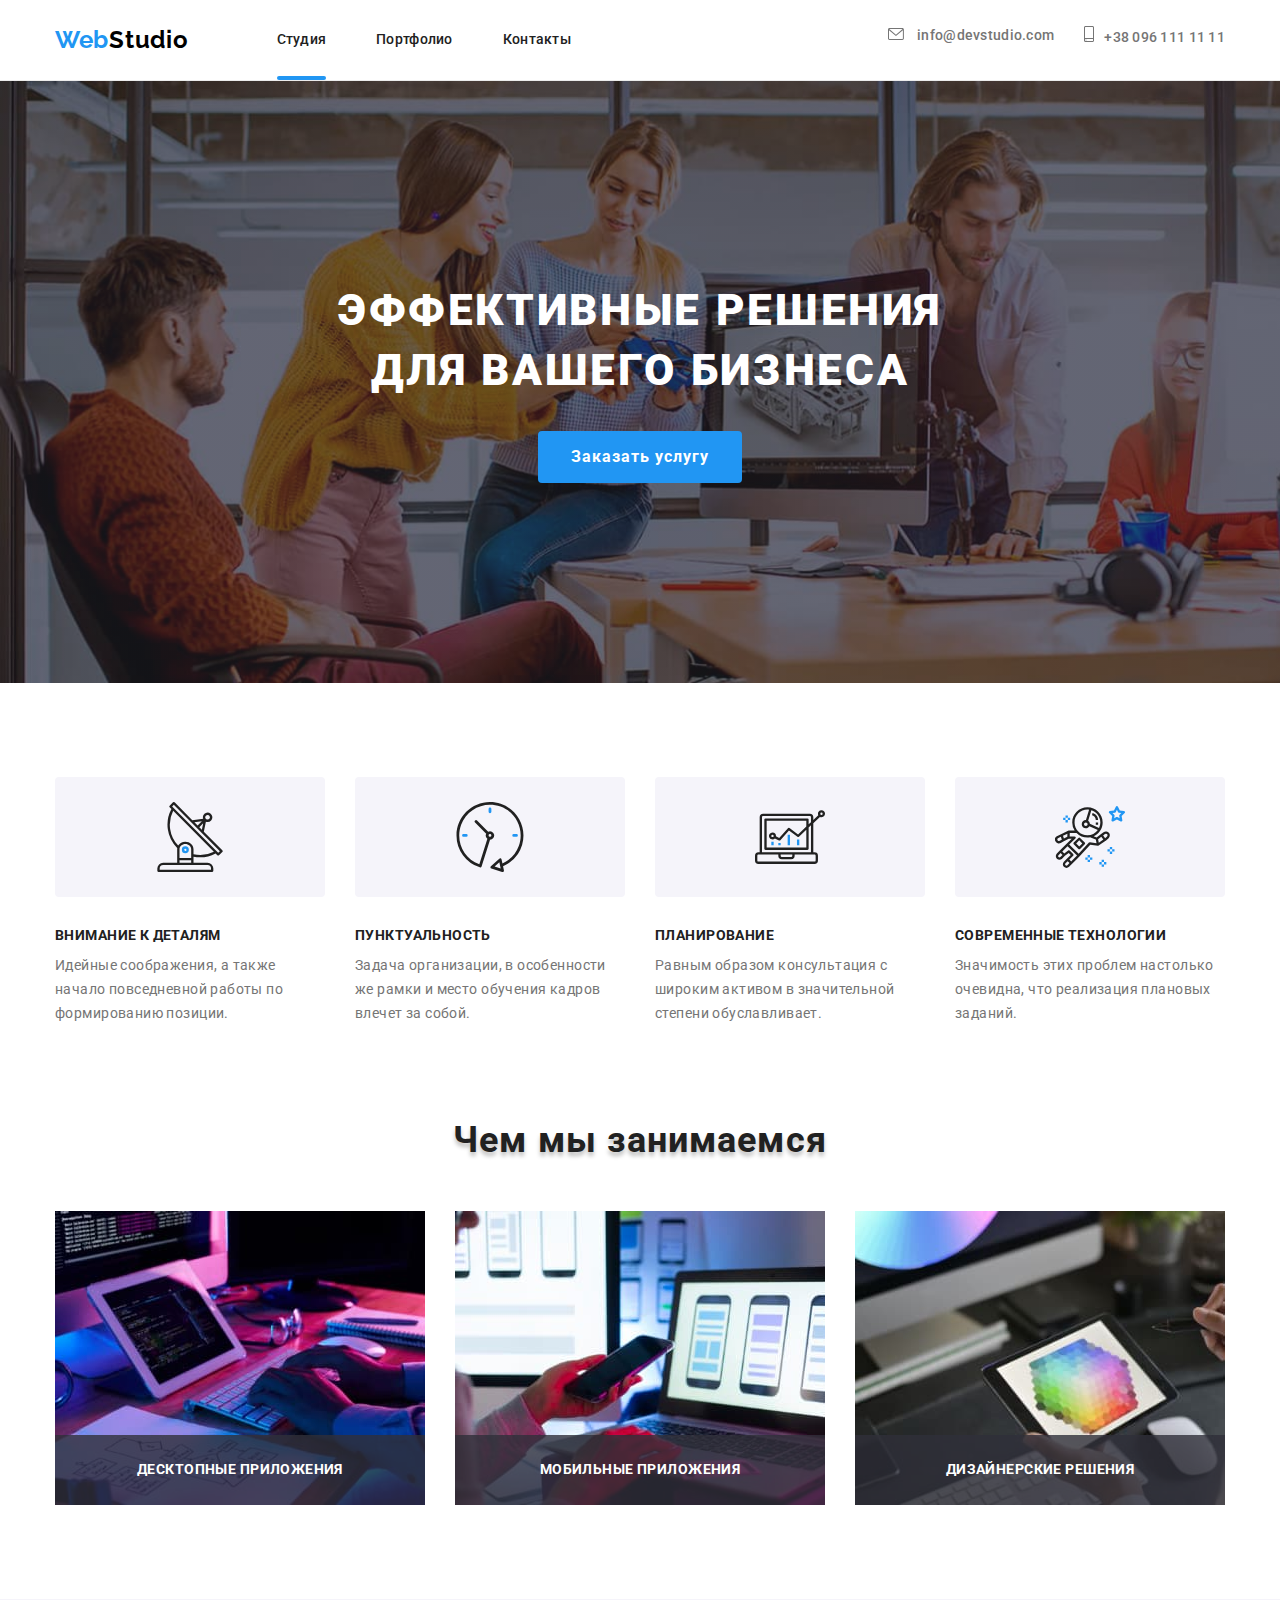
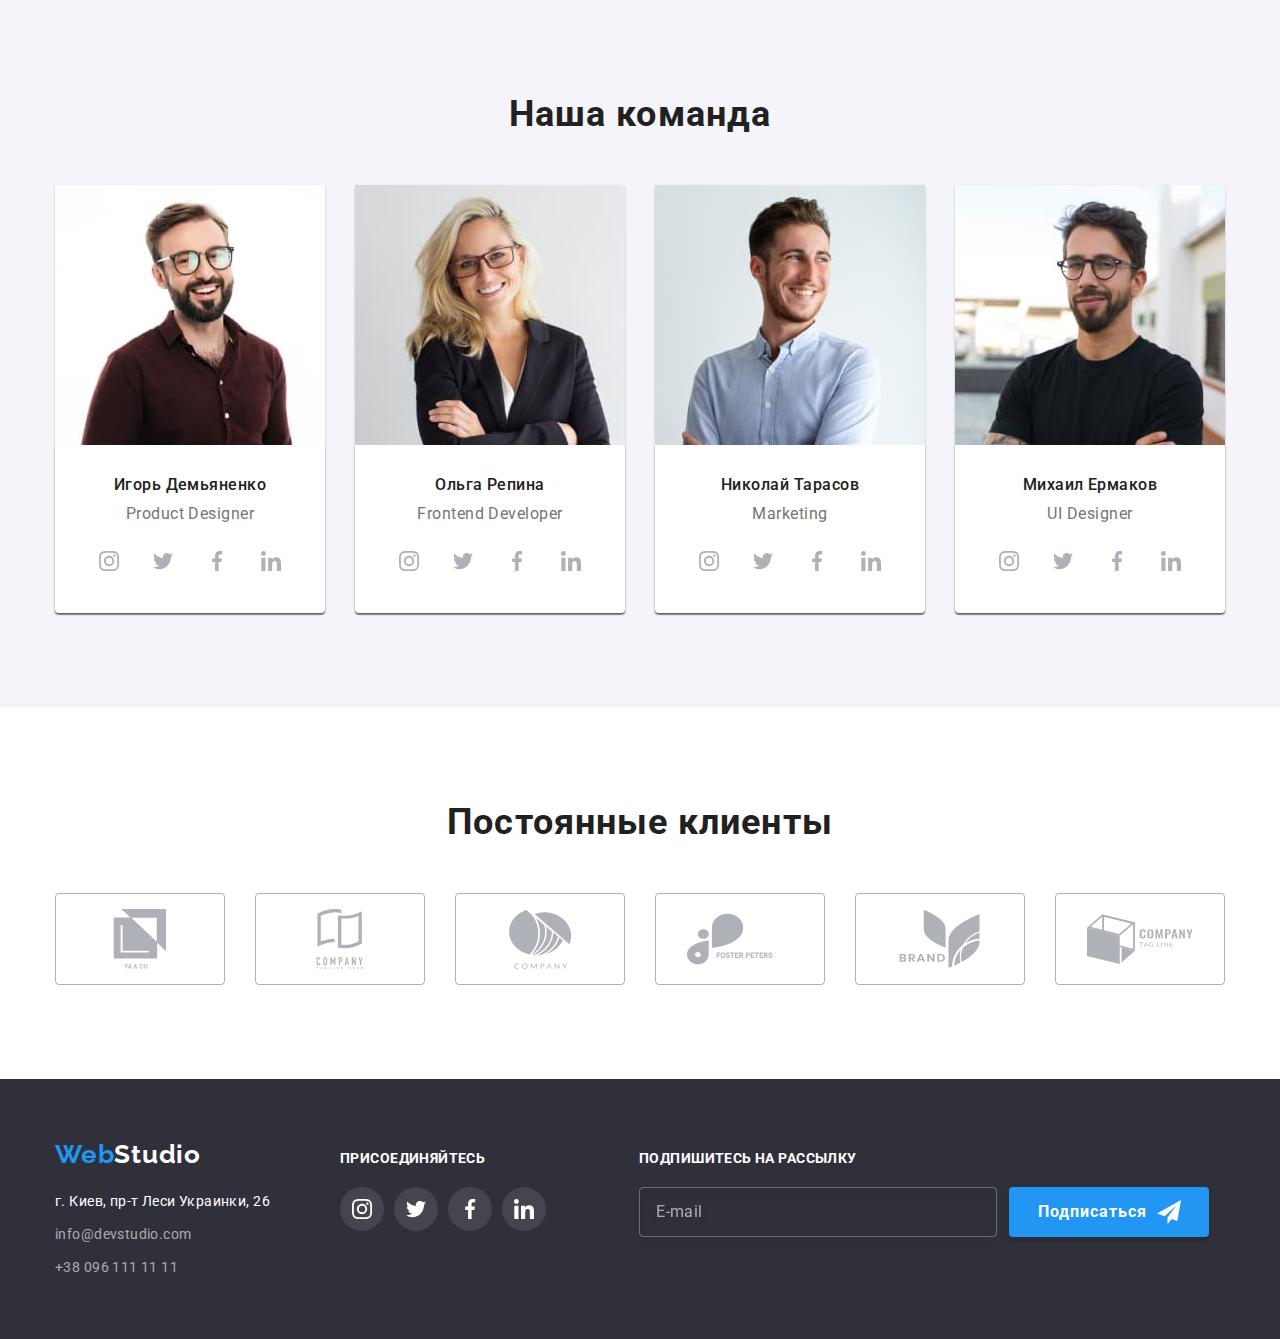
<file: index.html>
<!DOCTYPE html>

<html lang="ru">
<head>
    <meta charset="UTF-8">
    <meta http-equiv="X-UA-Compatible" content="IE=edge">
    <meta name="viewport" content="width=device-width, initial-scale=1.0">
    <title>WebStudio</title>
    <link rel="apple-touch-icon" sizes="57x57" href="/img/favicon/apple-icon-57x57.png">
<link rel="apple-touch-icon" sizes="60x60" href="/img/favicon/apple-icon-60x60.png">
<link rel="apple-touch-icon" sizes="72x72" href="/img/favicon/apple-icon-72x72.png">
<link rel="apple-touch-icon" sizes="76x76" href="/img/favicon/apple-icon-76x76.png">
<link rel="apple-touch-icon" sizes="114x114" href="/img/favicon/apple-icon-114x114.png">
<link rel="apple-touch-icon" sizes="120x120" href="/img/favicon/apple-icon-120x120.png">
<link rel="apple-touch-icon" sizes="144x144" href="/img/favicon/apple-icon-144x144.png">
<link rel="apple-touch-icon" sizes="152x152" href="/img/favicon/apple-icon-152x152.png">
<link rel="apple-touch-icon" sizes="180x180" href="/img/favicon/apple-icon-180x180.png">
<link rel="icon" type="image/png" sizes="192x192"  href="/img/favicon/android-icon-192x192.png">
<link rel="icon" type="image/png" sizes="32x32" href="/img/favicon/favicon-32x32.png">
<link rel="icon" type="image/png" sizes="96x96" href="/img/favicon/favicon-96x96.png">
<link rel="icon" type="image/png" sizes="16x16" href="/img/favicon/favicon-16x16.png">
<link rel="manifest" href="/manifest.json">
<meta name="msapplication-TileColor" content="#ffffff">
<meta name="msapplication-TileImage" content="/ms-icon-144x144.png">
<meta name="theme-color" content="#ffffff">
    <link rel="preconnect" href="https://fonts.googleapis.com">
    <link rel="preconnect" href="https://fonts.gstatic.com" crossorigin>
    <link href="https://fonts.googleapis.com/css2?family=Raleway:wght@700&family=Roboto:wght@400;500;700;900&display=swap"
        rel="stylesheet">
    <link rel="stylesheet" href="https://cdn.jsdelivr.net/npm/modern-normalize@1.1.0/modern-normalize.min.css">
    <!-- <link rel="stylesheet" href="./css/styles.css"> -->
    <link rel="stylesheet" href="./css/main.min.css">
</head>
<body>
    <!-- Heder -->
    <header class="page-header">
        <div class="container heder-cotainer">
                <nav class="page-nav">
                        <a class="logo link" lang="en" href="./index.html"> <span class="second-color-logo">Web</span>Studio</a>
                        <ul class="menu list">
                        
                            <li class="menu__item">
                                <a class="menu__link menu__link-active link" href="./index.html">Студия</a>
                            </li>
                            <li class="menu__item">
                                <a class="menu__link  link" href="./porfolio.html">Портфолио</a>
                            </li>
                            <li class="menu__item">
                                <a class="menu__link  link" href="#contacts">Контакты</a>
                            </li>
                        </ul>
            </nav>
            <button type="button" class="mobile-menu-open" data-menu-open>
                <svg class="mobile-menu-open__icon" width="40 " height="40">
                    <use href="./img/svgicon/sprite/sprite.svg#icon-menu"></use>
                </svg>
            </button>
            <ul class=" menu-contact list">
                <li class="menu__item-contact">
                    <a class="menu__link-contact link contact-mail" href="mailto:info@devstudio.com">
                        <svg class="menu__link-icon-mail">
                            <use href="./img/svgicon/sprite/sprite.svg#icon-envelope"></use>
                        </svg> info@devstudio.com</a>
                </li>
                <li class="menu__item-contact">
                    <a class="menu__link-contact link contact-phone-number" href="tel:+380961111111">
                        <svg class="menu__link-icon-phone">
                            <use href="./img/svgicon/sprite/sprite.svg#icon-smartphone"></use>
                        </svg>+38 096 111 11 11</a>
                </li>
            </ul>
        </div>
        <div class="mobile-menu" data-menu>
            <div class="mobile-menu__container container">
                <button type="button" class="mobil-menu__close-btn" data-menu-close>
                    <svg width="40" height="40">
                        <use href="./img/svgicon/sprite/sprite.svg#icon-close-black"></use>
                    </svg>
                </button>
                <ul class="mobile-menu__list list">
                    <li class="mobile-menu__item">
                        <a class="mobile-menu__link link" href="./index.html">Студия</a>
                    </li>
                    <li class="mobile-menu__item">
                        <a class="mobile-menu__link link" href="./porfolio.html">Портфолио</a>
                    </li>
                    <li class="mobile-menu__item">
                        <a class="mobile-menu__link link" href="#contacts">Контакты</a>
                    </li>
                
                </ul>
                <div class="mobile-menu__box">
                    
                    <ul class="mobile-menu__contact list">
                        <li>
                            <a class="mobile-menu__link-phone  link" href=" tel:+380961111111">+38 096 111 11 11</a>
                        </li>
                        <li>
                            <a class="mobile-menu__link-mail link" href="mailto:info@devstudio.com">info@devstudio.com</a>
                        </li>
                    </ul>
                    <ul class="mobile-menu__list-social list">
                        <li class="mobile-menu__item-social">
                            <a class="mobile-menu__link-social link" href="">Instagram</a>
                        </li>
                        <li class="mobile-menu__item-social">
                            <a class="mobile-menu__link-social link" href="">Twitter</a>
                        </li>
                        <li class="mobile-menu__item-social">
                            <a class="mobile-menu__link-social link" href="">Facebook</a>
                        </li>
                        <li class="mobile-menu__item-social">
                            <a class="mobile-menu__link-social link" href="">LinkedIn</a>
                        </li>
                    </ul>
                </div>
                
               
            </div>
        </div>
       
    </header>
    <main>
        <!-- Hero -->
        <section class="hero">
             <div class="container">
                <h1 class="main-title">Эффективные решения для вашего бизнеса</h1>
                <button class="modal-btn" type="button" data-modal-open>Заказать услугу</button>
             </div>
        </section>
        <!--Our advantages  -->
        <section class="advantages">
             <div class="container">
                <h2 class="visually-hidden">Наши преимущества</h2>
                <ul class="list container-advantages">
                    <li class="menu-advantages">
                        <div class="icon-advantages-box" >
                            <svg class="icon-advantages" width="70" height="70">
                                <use class="icon-advantages-link" href="./img/svgicon/sprite/sprite.svg#icon-antenna"></use>
                            </svg>
                        </div>
                        
                        <h3 class="advantage-title">Внимание к деталям</h3>
                        <p class="advantage-text">Идейные соображения, а также начало повседневной работы по формированию позиции.</p>
                    </li>
                    <li class="menu-advantages">
                        <div class="icon-advantages-box" >
                            <svg class="icon-advantages" width="70" height="70">
                                <use class="icon-advantages-link" href="./img/svgicon/sprite/sprite.svg#icon-clock"></use>
                            </svg>
                        </div>
                        <h3 class="advantage-title">Пунктуальность</h3>
                        <p class="advantage-text">Задача организации, в особенности же рамки и место обучения кадров влечет за собой.
                        </p>
                    </li>
                    <li class="menu-advantages">
                        <div class="icon-advantages-box" >
                            <svg class="icon-advantages" width="70" height="70">
                                <use class="icon-advantages-link" href="./img/svgicon/sprite/sprite.svg#icon-diagram"></use>
                            </svg>
                        </div>
                        <h3 class="advantage-title">Планирование</h3>
                        <p class="advantage-text">Равным образом консультация с широким активом в значительной степени обуславливает.
                        </p>
                    </li>
                    <li class="menu-advantages">
                        <div class="icon-advantages-box" >
                            <svg class="icon-advantages" width="70" height="70">
                                <use class="icon-advantages-link" href="./img/svgicon/sprite/sprite.svg#icon-astronaut"></use>
                            </svg>
                        </div>
                        <h3 class="advantage-title">Современные технологии</h3>
                        <p class="advantage-text">Значимость этих проблем настолько очевидна, что реализация плановых заданий.</p>
                    </li>
                
                </ul>
             </div>
        </section>
        <!-- specialization -->
        <section class="section__specialization">
            <div class="container">
                <h2 class="specialization-title">Чем мы занимаемся</h2>
                <ul class="list">
                    <div class="specialization__box">
                        <li class="specialization__list-examples">
                            <picture>
                               <source
                               srcset="./img/examples/box-1.jpg 1x, ./img/examples/box-1@2x.jpg 2x"
                               media="(min-width: 1200px)"
                               >
                            <img src="./img/examples/box-1.jpg" alt="пример-1" width="370" height="294" >
                            </picture>
                            
                            <h3 class="specialization__name-title">Десктопные приложения</h3>
                        </li>
                    </div>
                    <div class="specialization__box">
                        <li class="specialization__list-examples">
                            <picture>
                                <source
                                srcset="./img/examples/box-2.jpg 1x, ./img/examples/box-2@2x.jpg 2x" 
                                media="(min-width: 1200px)" 
                                >
                                <img src="./img/examples/box-2.jpg" alt="пример-2" width="370" height="294" >
                            </picture>
                            
                            <h3 class="specialization__name-title">Мобильные приложения</h3>
                        </li>
                    </div>
                    <div class="specialization__box">
                        <li class="specialization__list-examples">
                            <picture>
                                <source 
                                media="(min-width: 1200px)" 
                                srcset="./img/examples/box-3.jpg 1x, ./img/examples/box-3@2x.jpg 2x">
                                <img src="./img/examples/box-3.jpg" alt="пример-3" width="370" height="294"  >
                            </picture>
                            
                            <h3 class="specialization__name-title">Дизайнерские решения</h3>
                        </li>
                    </div>
                 
                        
                    
                    
                </ul>
            </div>
        </section>
        <!-- employees -->
        <section class="employees">
            <div class="container employees-container">
                <h2 class="employees-title">Наша команда</h2>
                <ul class="list">
                    <li class="employees-list">
                        <picture>
                            <source srcset="./img/employees/desktop/igor-demyanenko.jpg 1x, ./img/employees/desktop/igor-demyanenko@2x.jpg 2x"
                                media="(min-width: 1200px)" />
                            <source srcset="./img/employees/tablet/igor-demyanenko.jpg 1x, ./img/employees/tablet/igor-demyanenko@2x.jpg 2x"
                                media="(min-width: 768px)" />
                            <source srcset="./img/employees/mobile/igor-demyanenko.jpg 1x, ./img/employees/mobile/igor-demyanenko@2x.jpg 2x"
                                media="(min-width: 280px)" />
                        
                            <img class="adaptive" src="./img/employees/desktop/igor-demyanenko.jpg" alt="сотрудник Игорь Демьяненко" />
                        </picture>
                        
                        <div class="box-employees">
                            <h3 class="employees-name">Игорь Демьяненко</h3>
                            <p class="employees-specialization" lang="en">Product Designer</p>
                            <ul class="social-list list">
                                <li class="social-list-item">
                                    <a class="social-list-link" href="">
                                        <svg class="socail-list-icon" width="20 " height="20">
                                            <use href="./img/svgicon/sprite/sprite.svg#icon-instagram"></use>
                                        </svg>
                                    </a>
                                </li>
                                <li class="social-list-item">
                                    <a class="social-list-link" href="">
                                        <svg class="socail-list-icon" width="20 " height="20">
                                            <use href="./img/svgicon/sprite/sprite.svg#icon-twitter"></use>
                                        </svg>
                                    </a>
                            
                                </li>
                                <li class="social-list-item">
                                    <a class="social-list-link" href="">
                                        <svg class="socail-list-icon" width="20 " height="20">
                                            <use href="./img/svgicon/sprite/sprite.svg#icon-facebook"></use>
                                        </svg>
                                    </a>
                                </li>
                                <li class="social-list-item">
                                    <a class="social-list-link" href="">
                                        <svg class="socail-list-icon" width="20 " height="20">
                                            <use href="./img/svgicon/sprite/sprite.svg#icon-linkedin"></use>
                                        </svg>
                                    </a>
                                </li>
                            </ul>
                        </div>
                        
                    </li>
                    <li class="employees-list">
                        <picture>
                            <source 
                            srcset="./img/employees/desktop/olga-repina.jpg 1x, ./img/employees/desktop/olga-repina@2x.jpg 2x"
                            media="(min-width: 1200px)">
                            <source 
                            srcset="./img/employees/tablet/olga-repina.jpg 1x, ./img/employees/tablet/olga-repina@2x.jpg 2x"
                            media="(min-width: 768px)">
                            <source 
                            srcset="./img/employees/mobile/olga-repina.jpg 1x, ./img/employees/mobile/olga-repina@2x.jpg 2x"
                            media="(min-width: 280px)">
                            <img class="adaptive" src="./img/employees/desktop/olga-repina.jpg" alt="сотрудник Ольга Репина" >
                        </picture>
                        
                        <div class="box-employees">
                            <h3 class="employees-name">Ольга Репина</h3>
                            <p class="employees-specialization" lang="en">Frontend Developer</p>
                            <ul class="social-list list">
                                <li class="social-list-item">
                                    <a class="social-list-link" href="">
                                        <svg class="socail-list-icon" width="20 " height="20">
                                            <use href="./img/svgicon/sprite/sprite.svg#icon-instagram"></use>
                                        </svg>
                                    </a>
                                </li>
                                <li class="social-list-item">
                                    <a class="social-list-link" href="">
                                        <svg class="socail-list-icon" width="20 " height="20">
                                            <use href="./img/svgicon/sprite/sprite.svg#icon-twitter"></use>
                                        </svg>
                                    </a>
                            
                                </li>
                                <li class="social-list-item">
                                    <a class="social-list-link" href="">
                                        <svg class="socail-list-icon" width="20 " height="20">
                                            <use href="./img/svgicon/sprite/sprite.svg#icon-facebook"></use>
                                        </svg>
                                    </a>
                                </li>
                                <li class="social-list-item">
                                    <a class="social-list-link" href="">
                                        <svg class="socail-list-icon" width="20 " height="20">
                                            <use href="./img/svgicon/sprite/sprite.svg#icon-linkedin"></use>
                                        </svg>
                                    </a>
                                </li>
                            </ul>
                        </div>
                        
                    </li>
                    <li class="employees-list">
                        <picture>
                            <source 
                            srcset="./img/employees/desktop/nikolai-tarasov.jpg 1x, ./img/employees/desktop/nikolai-tarasov@2x.jpg 2x"
                             media="(min-width: 1200px)">
                            <source 
                            srcset="./img/employees/tablet/nikolai-tarasov.jpg 1x, ./img/employees/tablet/nikolai-tarasov@2x.jpg 2x"
                            media="(min-width: 768px)">
                            <source 
                            srcset="./img/employees/mobile/nikolai-tarasov.jpg 1x, ./img/employees/mobile/nikolai-tarasov@2x.jpg 2x"
                            media="(min-width: 280px)">
                            <img class="adaptive" src="./img/employees/desktop/nikolai-tarasov.jpg" alt="сотрудник Николай Тарасов" >
                        </picture>
                        
                        <div class="box-employees">
                            <h3 class="employees-name">Николай Тарасов</h3>
                            <p class="employees-specialization" lang="en">Marketing</p>
                            <ul class="social-list list">
                                <li class="social-list-item">
                                    <a class="social-list-link" href="">
                                        <svg class="socail-list-icon" width="20 " height="20">
                                            <use href="./img/svgicon/sprite/sprite.svg#icon-instagram"></use>
                                        </svg>
                                    </a>
                                </li>
                                <li class="social-list-item">
                                    <a class="social-list-link" href="">
                                        <svg class="socail-list-icon" width="20 " height="20">
                                            <use href="./img/svgicon/sprite/sprite.svg#icon-twitter"></use>
                                        </svg>
                                    </a>
                            
                                </li>
                                <li class="social-list-item">
                                    <a class="social-list-link" href="">
                                        <svg class="socail-list-icon" width="20 " height="20">
                                            <use href="./img/svgicon/sprite/sprite.svg#icon-facebook"></use>
                                        </svg>
                                    </a>
                                </li>
                                <li class="social-list-item">
                                    <a class="social-list-link" href="">
                                        <svg class="socail-list-icon" width="20 " height="20">
                                            <use href="./img/svgicon/sprite/sprite.svg#icon-linkedin"></use>
                                        </svg>
                                    </a>
                                </li>
                            </ul>
                        </div>
                        
                       
                    </li>
                    <li class="employees-list">
                        <picture>
                            <source 
                            srcset="./img/employees/desktop/mikhail-ermakov.jpg 1x, ./img/employees/desktop/mikhail-ermakov@2x.jpg 2x"
                             media="(min-width: 1200px)">
                            <source 
                            srcset="./img/employees/tablet/mikhail-ermakov.jpg 1x, ./img/employees/tablet/mikhail-ermakov@2x.jpg 2x"
                             media="(min-width: 768px)">
                            <source 
                            srcset="./img/employees/mobile/mikhail-ermakov.jpg 1x, ./img/employees/mobile/mikhail-ermakov@2x.jpg 2x"
                            media="(min-width: 280px)">
                            <img class="adaptive" src="./img/employees/desktop/mikhail-ermakov.jpg" alt="сотрудник Михаил Ермаков" >
                        </picture>
                        
                        <div class="box-employees">
                        <h3 class="employees-name">Михаил Ермаков</h3>
                        <p class="employees-specialization" lang="en">UI Designer</p>
                        <ul class="social-list list">
                            <li class="social-list-item">
                                <a class="social-list-link" href="">
                                    <svg class="socail-list-icon" width="20 " height="20">
                                        <use href="./img/svgicon/sprite/sprite.svg#icon-instagram"></use>
                                    </svg>
                                </a>
                            </li>
                            <li class="social-list-item">
                                <a class="social-list-link" href="">
                                    <svg class="socail-list-icon" width="20 " height="20">
                                        <use href="./img/svgicon/sprite/sprite.svg#icon-twitter"></use>
                                    </svg>
                                </a>
                        
                            </li>
                            <li class="social-list-item">
                                <a class="social-list-link" href="">
                                    <svg class="socail-list-icon" width="20 " height="20">
                                        <use href="./img/svgicon/sprite/sprite.svg#icon-facebook"></use>
                                    </svg>
                                </a>
                            </li>
                            <li class="social-list-item">
                                <a class="social-list-link" href="">
                                    <svg class="socail-list-icon" width="20 " height="20">
                                        <use href="./img/svgicon/sprite/sprite.svg#icon-linkedin"></use>
                                    </svg>
                                </a>
                            </li>
                        </ul></div>
                        
                       
                    </li>
                </ul>
            </div> 
        </section>
    <!-- clients -->

        <section class="clients">
            <div class="container">
                <h2 class="clients-title">Постоянные клиенты</h2>
                <ul class="list">
                    <li class="list-clients">
                        <a class="clients-link" href="">
                            <svg class="clients-icon" width="106 " height="60" >
                                <use href="./img/svgicon/sprite/sprite.svg#icon-group-1" ></use>
                            </svg>
                        </a>
                    </li>
                    <li class="list-clients">
                        <a class="clients-link" href="">
                            <svg class="clients-icon" width="106 " height="60" >
                                <use href="./img/svgicon/sprite/sprite.svg#icon-group-2" ></use>
                            </svg>
                        </a>
                    </li>
                    <li class="list-clients">
                        <a class="clients-link" href="">
                            <svg class="clients-icon"  width="106 " height="60" >
                                <use href="./img/svgicon/sprite/sprite.svg#icon-group-3" ></use>
                            </svg>
                        </a>
                    </li>
                    <li class="list-clients">
                        <a class="clients-link" href="">
                            <svg class="clients-icon" width="106 " height="60" >
                                <use href="./img/svgicon/sprite/sprite.svg#icon-group-4" ></use>
                            </svg>
                        </a>
                    </li>
                    <li class="list-clients">
                        <a class="clients-link" href="">
                            <svg class="clients-icon" width="106 " height="60" >
                                <use href="./img/svgicon/sprite/sprite.svg#icon-group-5" ></use>
                            </svg>
                        </a>
                    </li>
                    <li class="list-clients">
                        <a class="clients-link" href="">
                            <svg class="clients-icon"  width="106 " height="60"  >
                                <use href="./img/svgicon/sprite/sprite.svg#icon-group-6" ></use>
                            </svg>
                        </a>
                    </li>
                </ul>
            </div>
                  
        </section>
    </main>
    <!-- Footer -->
    <footer class="footer">
        <div class="container footer-container">
            <div class="footer-contacts">
                <a class="logo-footer link" lang="en" href="./index.html"><span class="second-color-logo">Web</span>Studio</a>
                <address id="contacts">
                    <ul class="footer-list list">
                        <li class="footer-list__contacts">
                            <a class="menu-link-footer link address-maps" href="https://goo.gl/maps/EHFDL9r4MmdGzkYU9" target="_blank"
                                rel="noopener noreferrer">г. Киев, пр-т Леси Украинки, 26</a>
                        </li>
                        <li class="footer-list__contacts">
                            <a class="menu-link-footer link contact-mail-footer" href="mailto:info@devstudio.com">info@devstudio.com</a>
                        </li>
                        <li class="footer-list__contacts">
                            <a class="menu-link-footer link contact-phone-number-footer" href="tel:+380961111111">+38 096 111 11 11</a>
                        </li>
                    </ul>
                </address>
            </div>
            <div class="footer-social">
                <h2 class="footer-title">присоединяйтесь</h2>
                <ul class="footer-social-list list">
                    <li class="social-list-item-footer">
                        <a class="social-list-link-footer" href="">
                            <svg class="socail-list-icon-footer" widht="20" height="20">
                                <use href="./img/svgicon/sprite/sprite.svg#icon-instagram"></use>
                            </svg>
                        </a>
                    </li>
                    <li class="social-list-item-footer">
                        <a class="social-list-link-footer" href="">
                            <svg class="socail-list-icon-footer" widht="20" height="20">
                                <use href="./img/svgicon/sprite/sprite.svg#icon-twitter"></use>
                            </svg>
                        </a>
                    </li>
                    <li class="social-list-item-footer">
                        <a class="social-list-link-footer" href="">
                            <svg class="socail-list-icon-footer" widht="20" height="20">
                                <use href="./img/svgicon/sprite/sprite.svg#icon-facebook"></use>
                            </svg>
                        </a>
                    </li>
                    <li class="social-list-item-footer">
                        <a class="social-list-link-footer" href="">
                            <svg class="socail-list-icon-footer" widht="20" height="20">
                                <use href="./img/svgicon/sprite/sprite.svg#icon-linkedin"></use>
                            </svg>
                        </a>
                    </li>
                </ul>
            </div>
            <div  >
                <p class="text-subscribe">Подпишитесь на рассылку</p>
                <div class="footer-form">
                    <input type="mail" name="user_name_subscription" class="mail-subscription" placeholder="E-mail">
                    <button type="submit" class="submit-button-footer">Подписаться
                        <svg class="submit-button-footer-icon" widht="24" height="24">
                            <use href="./img/svgicon/second-sprite/symbol-defs.svg#icon-send"></use>
                        </svg>
                    </button>
                </div>
                
            </div>
            
        </div>
       
    </footer>

    <!-- modal -->
    <div class="backdrop is-hidden" data-modal> 
        <div class="modal">
            <button type="button" class="modal-close-btn" data-modal-close>
                <svg class="modal-close-btn-icon" width="17" height="17" >
                    <use href="./img/svgicon/sprite/sprite.svg#icon-close-black"></use>
                </svg>
            </button>
            <p class="modal-window-text">Оставьте свои данные, мы вам перезвоним</p>
            <form class="modal-form">
                <label class="modal-form-field">
                    <span class="modal-form-input-desc">Имя</span>
                    <span class="modal-form-input-wrapper">
                        <input 
                        type="text" 
                        class="modal-form-input"
                        required
                        pattern="^[a-zA-Zа-яА-я]+"
                        minlength="2">
                        <svg class="modal-form-input-icon" width="18 " height="18">
                            <use href="./img/svgicon/second-sprite/symbol-defs.svg#icon-person"></use>
                        </svg>
                    </span>
                </label>
                <label class="modal-form-field">
                    <span class="modal-form-input-desc">Телефон</span>
                    <span class="modal-form-input-wrapper">
                        <input 
                        type="tel" 
                        class="modal-form-input"
                        required
                        pattern="[0-9]{3}-[0-9]{3}-[0-9]{2}-[0-9]{2}"
                        title="xxx-xxx-xx-xx">
                        <svg class="modal-form-input-icon" width="18 " height="18">
                            <use href="./img/svgicon/second-sprite/symbol-defs.svg#icon-phone"></use>
                        </svg>
                    </span>
                </label>
                <label class="modal-form-field">
                    <span class="modal-form-input-desc">Почта</span>
                    <span class="modal-form-input-wrapper">
                        <input 
                        type="email"
                        class="modal-form-input"
                        required>
                        <svg class="modal-form-input-icon" width="18 " height="18">
                            <use href="./img/svgicon/second-sprite/symbol-defs.svg#icon-email"></use>
                        </svg>
                    </span>
                </label>
                <label for="">
                    <span class="modal-form-input-desc">Комментарий</span>
                    <textarea 
                    name="" 
                    class="modal-form-message"
                    placeholder="Введите текст"></textarea>
                </label>
                <input 
                id="user-policy"
                type="checkbox" 
                name="user_policy"
                class="modal-form-check visually-hidden">
                <label for="user-policy" class="modal-form-check-desc">Соглашаюсь с рассылкой и принимаю&nbsp;
                    <a href="" class="modal-form-check-desc-link">Условия договора</a>
                </label>
                <button type="submit" class="modal-form-submit">Отправить</button>
            </form>
        </div>
    </div>
    <script src="./js/modal.js"></script>
    <script src="./js/mobile-menu.js"></script>
</body>
</html>
</file>
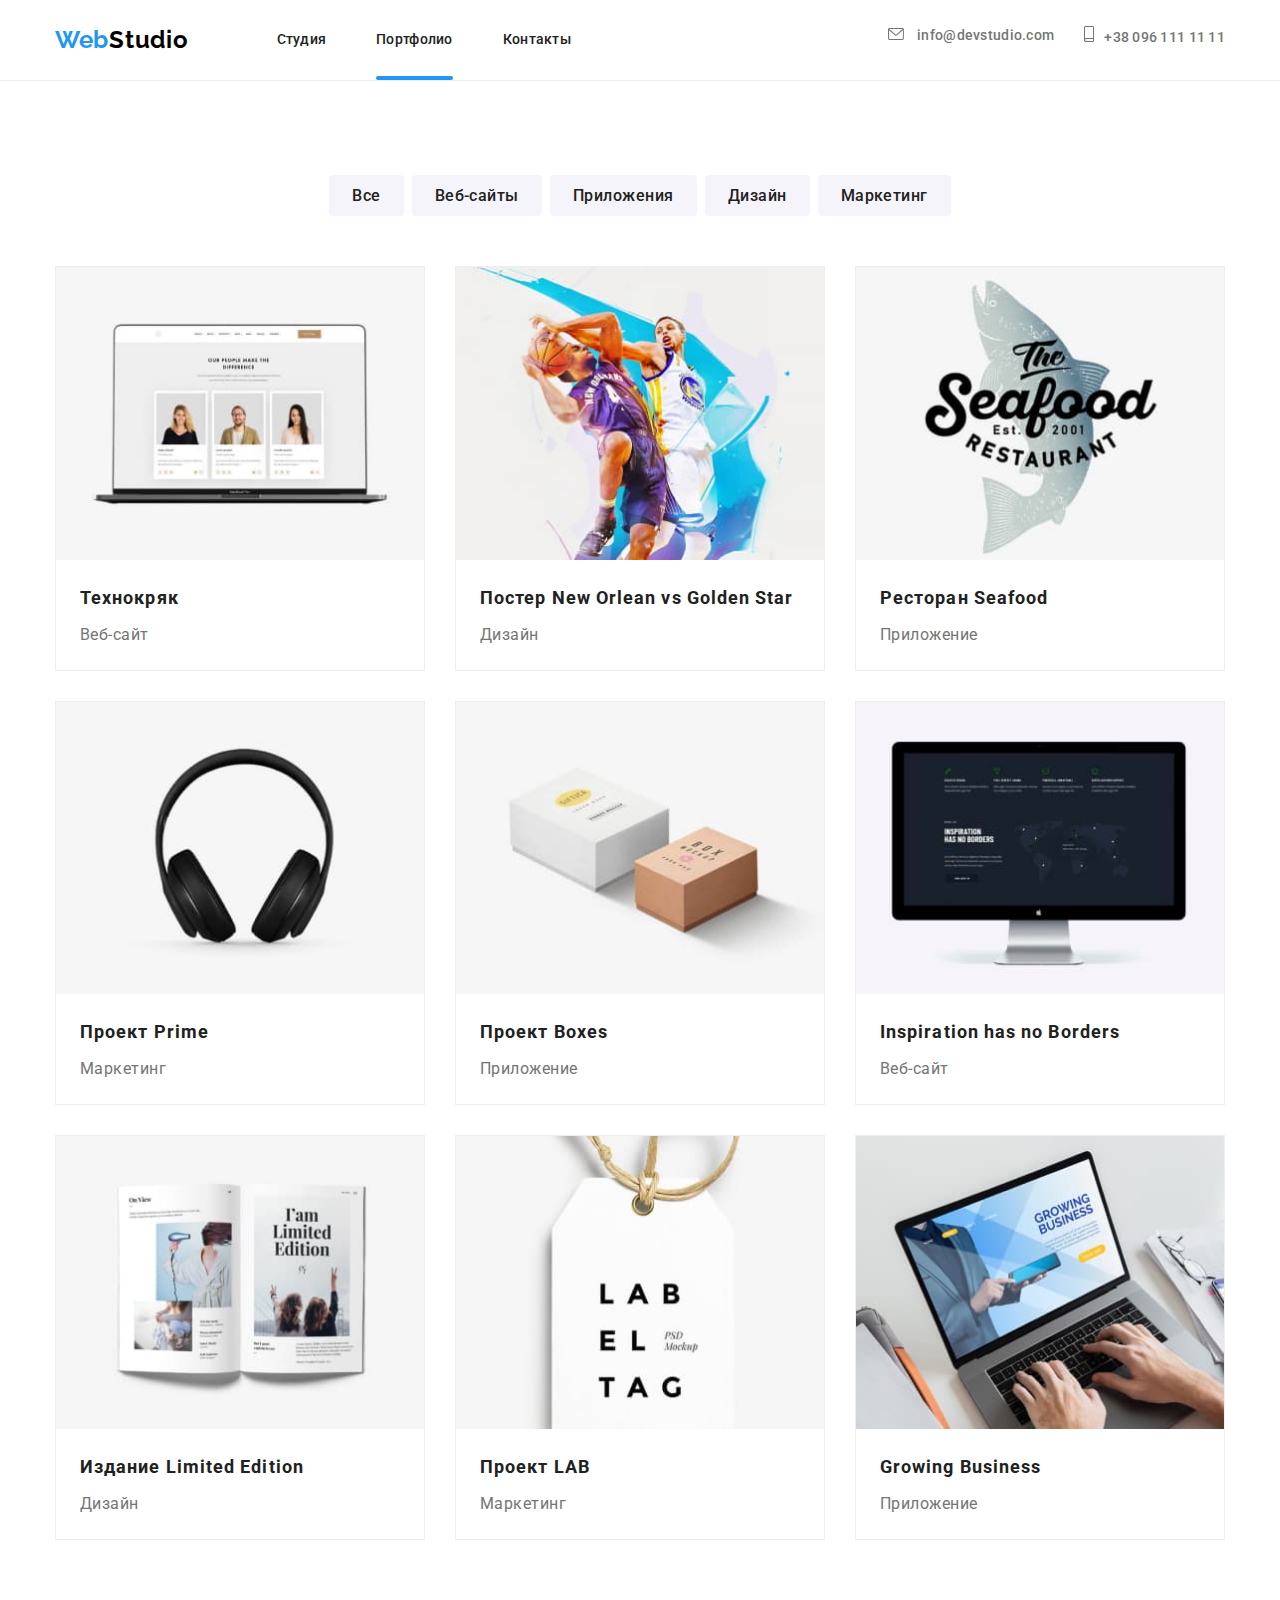
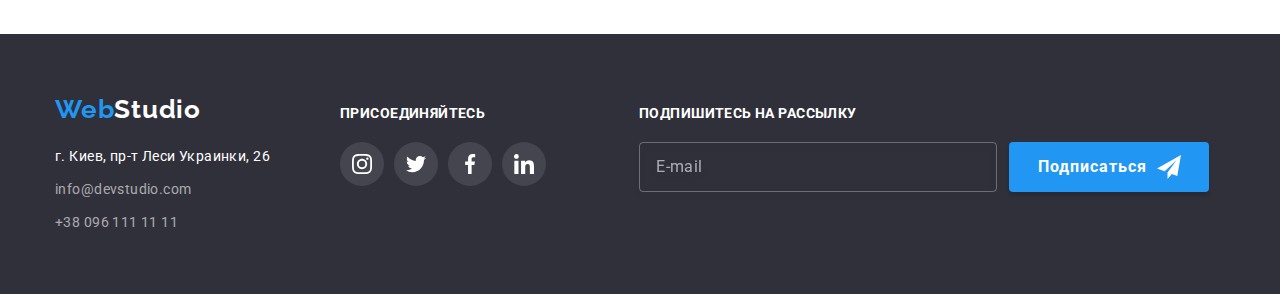
<file: porfolio.html>
<!DOCTYPE html>
<html lang="en">
<head>
    <meta charset="UTF-8">
    <meta http-equiv="X-UA-Compatible" content="IE=edge">
    <meta name="viewport" content="width=device-width, initial-scale=1.0">
    <title>Document</title>
    <link rel="preconnect" href="https://fonts.googleapis.com">
    <link rel="preconnect" href="https://fonts.gstatic.com" crossorigin>
    <link href="https://fonts.googleapis.com/css2?family=Raleway:wght@700&family=Roboto:wght@400;500;700;900&display=swap"
        rel="stylesheet">
    <link rel="stylesheet" href="https://cdn.jsdelivr.net/npm/modern-normalize@1.1.0/modern-normalize.min.css">
    <!-- <link rel="stylesheet" href="./css/styles.css"> -->
    <link rel="stylesheet" href="./css/main.min.css">
</head>
<body>
    <!-- Heder -->
    <header class="page-header">
        <div class="container heder-cotainer">
            <nav class="page-nav">
                <a class="logo link" lang="en" href="./index.html"> <span class="second-color-logo">Web</span>Studio</a>
                <ul class="menu list">
    
                    <li class="menu__item">
                        <a class="menu__link  link" href="./index.html">Студия</a>
                    </li>
                    <li class="menu__item">
                        <a class="menu__link menu__link-active  link" href="./porfolio.html">Портфолио</a>
                    </li>
                    <li class="menu__item">
                        <a class="menu__link  link" href="#contacts">Контакты</a>
                    </li>
                </ul>
            </nav>
            <button type="button" class="mobile-menu-open" data-menu-open>
                <svg class="mobile-menu-open__icon" width="40 " height="40">
                    <use href="./img/svgicon/sprite/sprite.svg#icon-menu"></use>
                </svg>
            </button>
            <ul class=" menu-contact list">
                <li class="menu__item-contact">
                    <a class="menu__link-contact link contact-mail" href="mailto:info@devstudio.com">
                        <svg class="menu__link-icon-mail">
                            <use href="./img/svgicon/sprite/sprite.svg#icon-envelope"></use>
                        </svg> info@devstudio.com</a>
                </li>
                <li class="menu__item-contact">
                    <a class="menu__link-contact link contact-phone-number" href="tel:+380961111111">
                        <svg class="menu__link-icon-phone">
                            <use href="./img/svgicon/sprite/sprite.svg#icon-smartphone"></use>
                        </svg>+38 096 111 11 11</a>
                </li>
            </ul>
        </div>
        <div class="mobile-menu" data-menu>
            <div class="mobile-menu__container container">
                <button type="button" class="mobil-menu__close-btn" data-menu-close>
                    <svg width="40" height="40">
                        <use href="./img/svgicon/sprite/sprite.svg#icon-close-black"></use>
                    </svg>
                </button>
                <ul class="mobile-menu__list list">
                    <li class="mobile-menu__item">
                        <a class="mobile-menu__link link" href="./index.html">Студия</a>
                    </li>
                    <li class="mobile-menu__item">
                        <a class="mobile-menu__link link" href="./porfolio.html">Портфолио</a>
                    </li>
                    <li class="mobile-menu__item">
                        <a class="mobile-menu__link link" href="#contacts">Контакты</a>
                    </li>
    
                </ul>
                <ul class="mobile-menu__contact list">
                    <li>
                        <a class="mobile-menu__link-phone  link" href=" tel:+380961111111">+38 096 111 11 11</a>
                    </li>
                    <li>
                        <a class="mobile-menu__link-mail link" href="mailto:info@devstudio.com">info@devstudio.com</a>
                    </li>
                </ul>
                <ul class="mobile-menu__list-social list">
                    <li class="mobile-menu__item-social">
                        <a class="mobile-menu__link-social link" href="">Instagram</a>
                    </li>
                    <li class="mobile-menu__item-social">
                        <a class="mobile-menu__link-social link" href="">Twitter</a>
                    </li>
                    <li class="mobile-menu__item-social">
                        <a class="mobile-menu__link-social link" href="">Facebook</a>
                    </li>
                    <li class="mobile-menu__item-social">
                        <a class="mobile-menu__link-social link" href="">LinkedIn</a>
                    </li>
                </ul>
            </div>
        </div>
    
    </header>
    <main>
        <!-- portfolio -->
        <section class="portfolio">
            <div class="container">
                <h1 class="visually-hidden">Портфолио</h1>
                <ul class="filter list">
                    <li class="filter-list-btn">
                        <button class="filter-btn" type="button">Все</button>
                    </li>
                    <li class="filter-list-btn">
                        <button class="filter-btn" type="button">Веб-сайты</button>
                    </li>
                    <li class="filter-list-btn">
                        <button class="filter-btn" type="button">Приложения</button>
                    </li>
                    <li class="filter-list-btn">
                        <button class="filter-btn" type="button">Дизайн</button>
                    </li>
                    <li class="filter-list-btn">
                        <button class="filter-btn" type="button">Маркетинг</button>
                    </li>
                </ul>
                <ul class="portfolio-example list">
                    <li class="portfolio-example-card">
                        <a class="portfolio-example-card-link link" href="">
                            <div class="portfolio-example-img-wrapper">
                                <picture>
                                    <source 
                                    srcset="./img/portfolio/desktop/technoquack.jpg 1x, ./img/portfolio/desktop/technoquack@2x.jpg 2x"
                                    media="(min-width: 1200px)">
                                    <source 
                                    srcset="./img/portfolio/tablet/technoquack.jpg 1x, ./img/portfolio/tablet/technoquack@2x.jpg 2x"
                                    media="(min-width: 768px)">
                                    <source 
                                    srcset="./img/portfolio/mobile/technoquack.jpg 1x, ./img/portfolio/mobile/technoquack@2x.jpg 2x"
                                    media="(min-width: 280px)">
                                    <img class="adaptive" src="./img/portfolio/mobile/technoquack@2x.jpg" alt="веб сайт технокряк">
                                </picture>
                               
                                <p class="overlay">Ресурс предлагает комплексные предложения с разным уровнем функционала и
                                    сервисов. Все это позволит посетителю получить
                                    исчерпывающие сведения о компании или частном лице.</p>
                            </div>
                            <div class="box-name-type">
                                <h2 class="project-name">Технокряк</h2>
                                <p class="project-type">Веб-сайт</p>
                            </div>
                        </a>
                    </li>
                    <li class="portfolio-example-card">
                        <a class="portfolio-example-card-link link" href="">
                            <div class="portfolio-example-img-wrapper">
                                <picture>
                                    <source srcset="./img/portfolio/desktop/poster-new-orlean-vs-golden-star.jpg 1x, ./img/portfolio/desktop/poster-new-orlean-vs-golden-star@2x.jpg 2x"
                                        media="(min-width: 1200px)">
                                    <source srcset="./img/portfolio/tablet/poster-new-orlean-vs-golden-star.jpg 1x, ./img/portfolio/tablet/poster-new-orlean-vs-golden-star@2x.jpg 2x"
                                        media="(min-width: 768px)">
                                    <source srcset="./img/portfolio/mobile/poster-new-orlean-vs-golden-star.jpg 1x, ./img/portfolio/mobile/poster-new-orlean-vs-golden-star@2x.jpg 2x"
                                        media="(min-width: 280px)">
                                    <img class="adaptive" src="./img/portfolio/desktop/poster-new-orlean-vs-golden-star.jpg"
                                        alt=" постер игры в баскетбол новый орлеан с голден стар">
                                </picture>
                                
                                <p class="overlay">Ресурс предлагает комплексные предложения с разным уровнем функционала и
                                    сервисов. Все это позволит посетителю получить
                                    исчерпывающие сведения о компании или частном лице.</p>
                            </div>
        
                            <div class="box-name-type">
                                <h2 class="project-name">Постер New Orlean vs Golden Star</h2>
                                <p class="project-type">Дизайн</p>
                            </div>
        
                        </a>
                    </li>
                    <li class="portfolio-example-card">
                        <a class="portfolio-example-card-link link" href="">
                            <div class="portfolio-example-img-wrapper">
                                <picture>
                                    <source
                                        srcset="./img/portfolio/desktop/restaurant-seafood.jpg 1x, ./img/portfolio/desktop/restaurant-seafood@2x.jpg 2x"
                                        media="(min-width: 1200px)">
                                    <source
                                        srcset="./img/portfolio/tablet/restaurant-seafood.jpg 1x, ./img/portfolio/tablet/restaurant-seafood@2x.jpg 2x"
                                        media="(min-width: 768px)">
                                    <source
                                        srcset="./img/portfolio/mobile/restaurant-seafood.jpg 1x, ./img/portfolio/mobile/restaurant-seafood@2x.jpg 2x"
                                        media="(min-width: 280px)">
                                    <img class="adaptive" src="./img/portfolio/desktop/" alt="приложение ресторана сиафуд">
                                </picture>
                                
                                <p class="overlay">Ресурс предлагает комплексные предложения с разным уровнем функционала и
                                    сервисов. Все это позволит посетителю получить
                                    исчерпывающие сведения о компании или частном лице.</p>
                            </div>
        
                            <div class="box-name-type">
                                <h2 class="project-name">Ресторан Seafood</h2>
                                <p class="project-type">Приложение</p>
                            </div>
        
                        </a>
                    </li>
                    <li class="portfolio-example-card">
                        <a class="portfolio-example-card-link link" href="">
                            <div class="portfolio-example-img-wrapper">
                                <picture>
                                    <source 
                                    srcset="./img/portfolio/desktop/project-prime.jpg 1x, ./img/portfolio/desktop/project-prime@2x.jpg 2x"
                                        media="(min-width: 1200px)">
                                    <source 
                                    srcset="./img/portfolio/tablet/project-prime.jpg 1x, ./img/portfolio/tablet/project-prime@2x.jpg 2x"
                                        media="(min-width: 768px)">
                                    <source 
                                    srcset="./img/portfolio/mobile/project-prime.jpg 1x, ./img/portfolio/mobile/project-prime@2x.jpg 2x"
                                        media="(min-width: 280px)">
                                    <img class="adaptive" src="./img/portfolio/desktop/project-prime.jpg" alt="наушники">
                                </picture>
                                
                                <p class="overlay">Ресурс предлагает комплексные предложения с разным уровнем функционала и
                                    сервисов. Все это позволит посетителю получить
                                    исчерпывающие сведения о компании или частном лице.</p>
                            </div>
        
                            <div class="box-name-type">
                                <h2 class="project-name">Проект Prime</h2>
                                <p class="project-type">Маркетинг</p>
                            </div>
        
                        </a>
                    </li>
                    <li class="portfolio-example-card">
                        <a class="portfolio-example-card-link link" href="">
                            <div class="portfolio-example-img-wrapper">
                                <picture>
                                    <source 
                                    srcset="./img/portfolio/desktop/project-boxes.jpg 1x, ./img/portfolio/desktop/project-boxes@2x.jpg 2x"
                                        media="(min-width: 1200px)">
                                    <source 
                                    srcset="./img/portfolio/tablet/project-boxes.jpg 1x, ./img/portfolio/tablet/project-boxes@2x.jpg 2x"
                                        media="(min-width: 768px)">
                                    <source 
                                    srcset="./img/portfolio/mobile/project-boxes.jpg 1x, ./img/portfolio/mobile/project-boxes@2x.jpg 2x"
                                        media="(min-width: 280px)">
                                    <img class="adaptive" src="./img/portfolio/desktop/project-boxes.jpg" alt="коробки">
                                </picture>
                                <p class="overlay">Ресурс предлагает комплексные предложения с разным уровнем функционала и
                                    сервисов. Все это позволит посетителю получить
                                    исчерпывающие сведения о компании или частном лице.</p>
                            </div>
        
                            <div class="box-name-type">
                                <h2 class="project-name">Проект Boxes</h2>
                                <p class="project-type">Приложение</p>
                            </div>
        
                        </a>
                    </li>
                    <li class="portfolio-example-card">
                        <a class="portfolio-example-card-link link" href="">
                            <div class="portfolio-example-img-wrapper">
                                <picture>
                                    <source srcset="./img/portfolio/desktop/inspiration-has-no-borders.jpg 1x, ./img/portfolio/desktop/inspiration-has-no-borders@2x.jpg 2x"
                                        media="(min-width: 1200px)">
                                    <source srcset="./img/portfolio/tablet/inspiration-has-no-borders.jpg 1x, ./img/portfolio/tablet/inspiration-has-no-borders@2x.jpg 2x"
                                        media="(min-width: 768px)">
                                    <source srcset="./img/portfolio/mobile/inspiration-has-no-borders.jpg 1x, ./img/portfolio/mobile/inspiration-has-no-borders@2x.jpg 2x"
                                        media="(min-width: 280px)">
                                    <img class="adaptive" src="./img/portfolio/desktop/inspiration-has-no-borders.jpg" alt="монитор">
                                </picture>
                                <p class="overlay">Ресурс предлагает комплексные предложения с разным уровнем функционала и
                                    сервисов. Все это позволит посетителю получить
                                    исчерпывающие сведения о компании или частном лице.</p>
                            </div>
        
                            <div class="box-name-type">
                                <h2 class="project-name">Inspiration has no Borders</h2>
                                <p class="project-type">Веб-сайт</p>
                            </div>
        
                        </a>
                    </li>
                    <li class="portfolio-example-card">
                        <a class="portfolio-example-card-link link" href="">
                            <div class="portfolio-example-img-wrapper">
                                <picture>
                                    <picture>
                                        <source
                                            srcset="./img/portfolio/desktop/edition-limited-edition.jpg 1x, ./img/portfolio/desktop/edition-limited-edition@2x.jpg 2x"
                                            media="(min-width: 1200px)">
                                        <source
                                            srcset="./img/portfolio/tablet/edition-limited-edition.jpg 1x,./img/portfolio/tablet/edition-limited-edition@2x.jpg 2x"
                                            media="(min-width: 768px)">
                                        <source
                                            srcset="./img/portfolio/mobile/edition-limited-edition.jpg 1x, ./img/portfolio/mobile/edition-limited-edition@2x.jpg 2x"
                                            media="(min-width: 280px)">
                                    <img class="adaptive" src="./img/portfolio/desktop/edition-limited-edition.jpg" alt="журнал">
                                </picture>
                                <p class="overlay">Ресурс предлагает комплексные предложения с разным уровнем функционала и
                                    сервисов. Все это позволит посетителю получить
                                    исчерпывающие сведения о компании или частном лице.</p>
                            </div>
        
                            <div class="box-name-type">
                                <h2 class="project-name">Издание Limited Edition</h2>
                                <p class="project-type">Дизайн</p>
                            </div>
        
                        </a>
                    </li>
                    <li class="portfolio-example-card">
                        <a class="portfolio-example-card-link link" href="">
                            <div class="portfolio-example-img-wrapper">
                                <picture>
                                    <source
                                        srcset="./img/portfolio/desktop/project-lab.jpg 1x, ./img/portfolio/desktop/project-lab@2x.jpg 2x"
                                        media="(min-width: 1200px)">
                                    <source
                                        srcset="./img/portfolio/tablet/project-lab.jpg 1x, ./img/portfolio/tablet/project-lab@2x.jpg 2x"
                                        media="(min-width: 768px)">
                                    <source
                                        srcset="./img/portfolio/mobile/project-lab.jpg 1x, ./img/portfolio/mobile/project-lab@2x.jpg 2x"
                                        media="(min-width: 280px)">
                                    <img class="adaptive" src="./img/portfolio/desktop/project-lab.jpg" alt="стикер с названием проэкта">
                                </picture>
                                <p class="overlay">Ресурс предлагает комплексные предложения с разным уровнем функционала и
                                    сервисов. Все это позволит посетителю получить
                                    исчерпывающие сведения о компании или частном лице.</p>
                            </div>
        
                            <div class="box-name-type">
                                <h2 class="project-name">Проект LAB</h2>
                                <p class="project-type">Маркетинг</p>
                            </div>
        
                        </a>
                    </li>
                    <li class="portfolio-example-card">
                        <a class="portfolio-example-card-link link" href="">
                            <div class="portfolio-example-img-wrapper">
                                <picture>
                                    <source 
                                    srcset="./img/portfolio/desktop/growing-business.jpg 1x, ./img/portfolio/desktop/growing-business@2x.jpg 2x"
                                        media="(min-width: 1200px)">
                                    <source 
                                    srcset="./img/portfolio/tablet/growing-business.jpg 1x, ./img/portfolio/tablet/growing-business@2x.jpg 2x"
                                        media="(min-width: 768px)">
                                    <source 
                                    srcset="./img/portfolio/mobile/growing-business.jpg 1x, ./img/portfolio/mobile/growing-business@2x.jpg 2x"
                                        media="(min-width: 280px)">
                                    <img class="adaptive" src="./img/portfolio/desktop/growing-business.jpg" alt="человек работающий за ноутбуком">
                                </picture>
                                <p class="overlay">Ресурс предлагает комплексные предложения с разным уровнем функционала и
                                    сервисов. Все это позволит посетителю получить
                                    исчерпывающие сведения о компании или частном лице.</p>
                            </div>
        
                            <div class="box-name-type">
                                <h2 class="project-name">Growing Business</h2>
                                <p class="project-type">Приложение</p>
                            </div>
        
                        </a>
                    </li>
                </ul>
        </section>
        
        </div>
    <main>
        
            
    <!-- Footer -->
    <footer class="footer">
        <div class="container footer-container">
            <div class="footer-contacts">
                <a class="logo-footer link" lang="en" href="./index.html"><span
                        class="second-color-logo">Web</span>Studio</a>
                <address id="contacts">
                    <ul class="footer-list list">
                        <li class="footer-list__contacts">
                            <a class="menu-link-footer link address-maps" href="https://goo.gl/maps/EHFDL9r4MmdGzkYU9"
                                target="_blank" rel="noopener noreferrer">г. Киев, пр-т Леси Украинки, 26</a>
                        </li>
                        <li class="footer-list__contacts">
                            <a class="menu-link-footer link contact-mail-footer"
                                href="mailto:info@devstudio.com">info@devstudio.com</a>
                        </li>
                        <li class="footer-list__contacts">
                            <a class="menu-link-footer link contact-phone-number-footer" href="tel:+380961111111">+38 096
                                111 11 11</a>
                        </li>
                    </ul>
                </address>
            </div>
            <div class="footer-social">
                <h2 class="footer-title">присоединяйтесь</h2>
                <ul class="footer-social-list list">
                    <li class="social-list-item-footer">
                        <a class="social-list-link-footer" href="">
                            <svg class="socail-list-icon-footer" widht="20" height="20">
                                <use href="./img/svgicon/sprite/sprite.svg#icon-instagram"></use>
                            </svg>
                        </a>
                    </li>
                    <li class="social-list-item-footer">
                        <a class="social-list-link-footer" href="">
                            <svg class="socail-list-icon-footer" widht="20" height="20">
                                <use href="./img/svgicon/sprite/sprite.svg#icon-twitter"></use>
                            </svg>
                        </a>
                    </li>
                    <li class="social-list-item-footer">
                        <a class="social-list-link-footer" href="">
                            <svg class="socail-list-icon-footer" widht="20" height="20">
                                <use href="./img/svgicon/sprite/sprite.svg#icon-facebook"></use>
                            </svg>
                        </a>
                    </li>
                    <li class="social-list-item-footer">
                        <a class="social-list-link-footer" href="">
                            <svg class="socail-list-icon-footer" widht="20" height="20">
                                <use href="./img/svgicon/sprite/sprite.svg#icon-linkedin"></use>
                            </svg>
                        </a>
                    </li>
                </ul>
            </div>
            <div>
                <p class="text-subscribe">Подпишитесь на рассылку</p>
                <div class="footer-form">
                    <input type="mail" name="user_name_subscription" class="mail-subscription" placeholder="E-mail">
                    <button type="submit" class="submit-button-footer">Подписаться
                        <svg class="submit-button-footer-icon" widht="24" height="24">
                            <use href="./img/svgicon/second-sprite/symbol-defs.svg#icon-send"></use>
                        </svg>
                    </button>
                </div>
    
            </div>
    
        </div>
    
    </footer>
    <script src="./js/mobile-menu.js"></script>
    
</body>
</html>
</file>
<file: css/styles.css>
/*====================  COMPONENTS  ===============*/



/*====================  /COMPONENTS  ===============*/

/*====================  Heder  ===============*/


/*====================  Heder  ===============*/

/*====================  Hero ===============*/


/*====================  Hero  ===============*/

/*====================  Our advantages  ===============*/


/*====================  /Our advantages  ===============*/

/*====================  specialization  ===============*/


/*====================  /specialization  ===============*/

/*====================  employees  ===============*/



/*====================  /employees  ===============*/

/*====================    clients   ===============*/



/*====================   /clients   ===============*/

/*====================  Footer  ===============*/




/*====================  /Footer  ===============*/

/* ==================== MODAL WINDOW ==================== */









/* ==================== /MODAL WINDOW ==================== */

/* ====================  MODAL BTN    ==================== */



/* ==================== /MODAL BTN    ==================== */



/* ===============               ================= */
/* ===============  second page  ================= */
/* ===============               ================= */


/* ================  portfolio  ================== */
</file>
<file: css/main.min.css>
:root{--primary-font: "Roboto", sans-serif;--secondary-font: "Raleway", sans-serif;--primari-font-weight: 400;--secondary-font-weigh: 700;--primari-text-color: #757575;--secondary-text-color: #212121;--accent-color: #2196F3;--transition-dur-and-func: 250ms cubic-bezier(0.4, 0, 0.2, 1)}.visually-hidden{position:absolute;width:1px;height:1px;margin:-1px;border:0;padding:0;white-space:nowrap;clip-path:inset(100%);clip:rect(0 0 0 0);overflow:hidden}h1,h2,h3,h4,h5,h6,p{margin-top:0;margin-bottom:0}ul,ol{margin-top:0;margin-bottom:0;padding-left:0}img{display:block}button{cursor:pointer}.list{list-style:none}.link{text-decoration:none}body{font-family:var(--primary-font)}.container{padding-left:15px;padding-right:15px}@media screen and (min-width: 480px){.container{width:480px;margin-left:auto;margin-right:auto}}@media screen and (min-width: 768px){.container{width:768px}}@media screen and (min-width: 1200px){.container{width:1200px}}.filter-btn{padding-top:6px;padding-right:22px;padding-bottom:6px;padding-left:22px;font-family:var(--primary-font);font-weight:500;font-size:16px;line-height:1.7;text-align:center;letter-spacing:.03em;border:1px solid rgba(0,0,0,0);color:var(--secondary-text-color);background:#f5f4fa;border-radius:4px;transition:color 250ms cubic-bezier(0.4, 0, 0.2, 1),background-color 250ms cubic-bezier(0.4, 0, 0.2, 1),box-shadow 250ms cubic-bezier(0.4, 0, 0.2, 1)}.filter-btn:hover,.filter-btn:focus{color:#fff;background-color:var(--accent-color);border-radius:4px;box-shadow:0px 3px 1px rgba(0,0,0,.1),0px 1px 2px rgba(0,0,0,.08),0px 2px 2px rgba(0,0,0,.12)}.backdrop{position:fixed;left:0;top:0;z-index:100;width:100%;height:100%;transition:var(--transition-dur-and-func);background:rgba(0,0,0,.2)}.backdrop.is-hidden{opacity:0;visibility:hidden;pointer-events:none}.modal{position:absolute;left:50%;top:50%;transform:translate(-50%, -50%);width:450px;height:609px;padding:40px;background:#fff;box-shadow:0px 1px 3px rgba(0,0,0,.12),0px 1px 1px rgba(0,0,0,.14),0px 2px 1px rgba(0,0,0,.2);border-radius:4px;overflow:scroll}@media screen and (min-width: 1200px){.modal{width:528px;height:581px}}.modal-close-btn{position:absolute;top:10px;right:10px;width:30px;height:30px;border-radius:50%;display:flex;justify-content:center;align-items:center;padding:0;background:#fff;border:1px solid rgba(0,0,0,.1);transition:var(--transition-dur-and-func)}.modal-close-btn:hover,.modal-close-btn:focus{border:1px solid var(--accent-color)}.modal-close-btn-icon{fill:#000;transition:var(--transition-dur-and-func)}.modal-close-btn:hover .modal-close-btn-icon,.modal-close-btn:focus .modal-close-btn-icon{fill:var(--accent-color)}.modal-form-submit{min-width:200px;align-self:center;padding-top:10px;padding-bottom:10px;font-family:var(--primary-font);font-weight:var(--secondary-font-weigh);font-size:16px;line-height:1.88;border:none;text-align:center;letter-spacing:.06em;color:#fff;background:var(--accent-color);box-shadow:0px 4px 4px rgba(0,0,0,.15);border-radius:4px;transition:var(--transition-dur-and-func)}.modal-form-submit:hover,.modal-form-submit:focus{background:#188ce8;box-shadow:0px 4px 4px rgba(0,0,0,.15);border-radius:4px}.modal-window-text{margin-bottom:11px;font-family:var(--primary-font);font-weight:var(--secondary-font-weigh);font-size:20px;line-height:1.5;text-align:center;letter-spacing:.03em;color:var(--secondary-text-color)}@media screen and (min-width: 1200px){.modal-window-text{font-size:20px;line-height:1.15}}.modal-form{display:flex;flex-direction:column}.modal-form-field{margin-bottom:10px}.modal-form-input-desc{display:block;margin-bottom:4px;font-family:var(--primary-font);font-weight:var(--primari-font-weight);font-size:12px;line-height:1.17;letter-spacing:.01em;color:#757575}.modal-form-input{width:100%;height:40px;border:1px solid rgba(33,33,33,.2);border-radius:4px;padding-left:42px;transition:var(--transition-dur-and-func);color:var(--primari-text-color)}.modal-form-input:focus{outline:none;border:1px solid var(--accent-color);border-radius:4px}.modal-form-input-wrapper{display:block;position:relative}.modal-form-input-icon{position:absolute;top:50%;left:12px;transform:translateY(-50%);transition:var(--transition-dur-and-func)}.modal-form-input:focus+.modal-form-input-icon{fill:var(--accent-color)}.modal-form-message{width:100%;height:120px;padding:12px 16px;resize:none;margin-bottom:20px;border:1px solid rgba(33,33,33,.2);border-radius:4px;color:var(--primari-text-color)}.modal-form-message::placeholder{font-family:var(--primary-font);font-weight:var(--primari-font-weight);font-size:14px;line-height:1.14;letter-spacing:.01em;color:rgba(117,117,117,.5)}.modal-form-message:focus{outline:none;border-color:var(--accent-color)}.modal-form-check-desc{display:flex;align-items:center;align-self:center;margin-bottom:30px;font-family:var(--primary-font);font-weight:var(--primari-font-weight);font-size:12px;line-height:1.17;letter-spacing:.03em}@media screen and (min-width: 1200px){.modal-form-check-desc{font-size:14px;line-height:1.71}}.modal-form-check-desc::before{display:block;content:"";width:16px;height:15px;cursor:pointer;border:1px solid #212121;border-radius:2px;margin-right:9px;transition:var(--transition-dur-and-func)}.modal-form-check:checked+.modal-form-check-desc::before{background-color:var(--accent-color);border-color:var(--accent-color);background-image:url(../img/svgicon/second-sprite/Vector.svg);background-position:50% 50%;background-repeat:no-repeat}.modal-form-check-desc-link{font-family:var(--primary-font);font-weight:var(--primari-font-weight);font-size:12px;line-height:1.17;letter-spacing:.03em;text-decoration-line:underline;color:#2196f3}@media screen and (min-width: 1200px){.modal-form-check-desc-link{font-size:14px;line-height:1.71}}@media screen and (max-width: 767px){.mobile-menu{position:fixed;width:100%;height:100%;z-index:1000;max-height:796px;top:0;left:0;transition:var(--transition-dur-and-func);opacity:0;visibility:hidden;pointer-events:none;background-color:#fff;box-shadow:0 0 0 100vmax rgba(0,0,0,.5);overflow-y:scroll}.mobile-menu.is-open{opacity:1;visibility:visible;pointer-events:auto}.mobil-menu__close-btn{position:absolute;top:10px;right:15px;padding:0;line-height:0;border:none;background-color:rgba(0,0,0,0);transition:var(--transition-dur-and-func)}.mobil-menu__close-btn:hover,.mobil-menu__close-btn:focus{fill:var(--accent-color)}.mobile-menu__container{position:relative;height:100%;padding-left:40px;padding-top:48px;padding-bottom:48px;max-width:480px;display:flex;flex-direction:column;justify-content:space-between}.mobile-menu__box{display:flex;flex-direction:column}.mobile-menu__list{display:flex;flex-direction:column;gap:32px}.mobile-menu__link{font-family:var(--primary-font);font-weight:500;font-size:40px;line-height:1.18;letter-spacing:.02em;color:var(--secondary-text-color)}.mobile-menu__link:hover,.mobile-menu__link:focus{color:var(--accent-color)}.mobile-menu__contact{display:block;margin-top:auto;margin-bottom:auto}.mobile-menu__link-mail{display:block;margin-bottom:64px;font-family:var(--primary-font);font-weight:500;font-size:24px;line-height:1.17;letter-spacing:.02em;color:#757575}.mobile-menu__link-phone{display:block;margin-bottom:32px;font-family:var(--primary-font);font-weight:500;font-size:34px;line-height:1.18;letter-spacing:.02em;color:var(--accent-color)}.mobile-menu__list-social{position:relative;display:flex;gap:10px;flex-wrap:wrap}.mobile-menu__item-social{position:relative}.mobile-menu__link-social{display:block;font-family:var(--primary-font);font-weight:500;font-size:18px;line-height:1.22;letter-spacing:.02em;color:var(--accent-color)}.mobile-menu__item-social:not(:last-child){padding-right:10px;margin-right:10px}.mobile-menu__item-social:not(:last-child)::after{position:absolute;content:"";display:block;width:1px;height:100%;top:0;right:0;border:1px solid rgba(33,33,33,.2);transform:rotate(90deg);transform:scaleX(1)}}@media screen and (min-width: 768px){.mobile-menu{display:none}}.page-header{border-bottom:1px solid #ececec}@media screen and (max-width: 767px){.menu{display:none}.menu-contact{display:none}.logo{font-family:var(--secondary-font);font-weight:var(--secondary-font-weigh);font-size:24px;line-height:1.17;letter-spacing:.03em;color:#000}.second-color-logo{color:#2196f3}.mobile-menu-open{background-color:rgba(0,0,0,0);border:none;padding:0;line-height:0}.mobile-menu-open__icon{fill:0;transition:color var(--transition-dur-and-func)}.mobile-menu-open__icon:hover,.mobile-menu-open__icon:focus{fill:var(--accent-color)}.page-header{padding-top:10px;padding-bottom:10px}}@media screen and (min-width: 768px){.mobile-menu-open{display:none}.page-nav{display:flex;align-items:center}.menu{display:flex;align-items:center}.menu__item:not(:last-child){margin-right:50px}.logo{font-family:var(--secondary-font);font-weight:var(--secondary-font-weigh);font-size:24px;line-height:1.17;letter-spacing:.03em;margin-right:88px;color:#000}.second-color-logo{color:#2196f3}.menu__link{position:relative;padding-top:32px;padding-bottom:32px;display:block;font-family:var(--primary-font);font-weight:500;font-size:14px;line-height:1.14;letter-spacing:.02em;color:var(--secondary-text-color);transition:color var(--transition-dur-and-func)}.menu__link:hover,.menu__link:focus{color:var(--accent-color)}.menu__link-active::after{position:absolute;content:"";display:block;background-color:var(--accent-color);width:100%;height:4px;bottom:0;border-radius:2px;transform:scaleX(1)}.active-link:visited{color:var(--accent-color)}.menu-contact{display:flex;flex-direction:column}.menu__link-contact{font-family:var(--primary-font);font-weight:500;font-size:12px;line-height:1.17;letter-spacing:.02em;color:#757575;transition:color var(--transition-dur-and-func)}.menu__link-contact:hover,.menu__link-contact:focus{color:var(--accent-color)}.menu__item-contact:not(:last-child){margin-bottom:10px}.menu__link-icon-mail{margin-right:10px;width:14px;height:10px;fill:currentColor}.menu__link-icon-mail:hover,.menu__link-icon-mail:focus{fill:currentColor}.menu__link-icon-phone{margin-right:10px;width:10px;height:14px;fill:currentColor}.menu__link-icon-phone:hover,.menu__link-icon-phone:focus{fill:currentColor}}@media screen and (min-width: 1200px){.menu-contact{flex-direction:row}.menu__link-contact{font-size:14px;line-height:1.14}.menu__item-contact:not(:last-child){margin-right:30px}.menu__link-icon-mail{width:16px;height:12px}.menu__link-icon-phone{width:10px;height:16px}}.heder-cotainer{display:flex;align-items:center;justify-content:space-between}.hero{margin-left:auto;margin-right:auto;padding-top:118px;padding-bottom:118px;text-align:center;background-image:linear-gradient(rgba(47, 48, 58, 0.4), rgba(47, 48, 58, 0.4)),url(../img/hero/bg-hero.jpg);background-color:#c4c4c4;background-size:cover}@media screen and (min-width: 1200px){.hero{max-width:1600px;padding-top:200px;padding-bottom:200px}}.main-title{font-weight:900;font-size:26px;line-height:1.62;letter-spacing:.06em;text-transform:uppercase;color:#fff;margin-left:auto;margin-right:auto;margin-bottom:30px}@media screen and (max-width: 1199px){.main-title{max-width:360px}}@media screen and (min-width: 1200px){.main-title{font-size:44px;line-height:1.36;width:696px}}.modal-btn{padding-top:10px;padding-right:32px;padding-bottom:10px;padding-left:32px;font-family:var(--primary-font);font-weight:var(--secondary-font-weigh);font-size:16px;line-height:1.88;letter-spacing:.06em;transition:background-color var(--transition-dur-and-func);color:#fff;background-color:var(--accent-color);border:1px solid rgba(0,0,0,0);border-radius:4px}.modal-btn:hover,.modal-btn:focus{font-family:var(--primary-font);font-weight:var(--secondary-font-weigh);font-size:16px;line-height:1.88;letter-spacing:.06em;color:#fff;border:1px solid rgba(0,0,0,0);border-radius:4px;background-color:#188ce8}.advantages{padding-top:60px;padding-bottom:60px}@media screen and (min-width: 1200px){.advantages{padding-top:94px;padding-bottom:94px}}.icon-advantages-box{display:flex;justify-content:center;align-items:center;max-width:450px;height:120px;margin-bottom:30px;background-position:center;background:#f5f4fa;border-radius:4px}@media screen and (min-width: 768px){.icon-advantages-box{width:354px}}@media screen and (min-width: 1200px){.icon-advantages-box{width:270px}}.icon-advantages{background-position:center}@media screen and (min-width: 768px){.icon-advantages{margin-right:142px;margin-left:142px}}@media screen and (min-width: 1200px){.icon-advantages{margin-right:100px;margin-left:100px}}.advantage-title{margin-bottom:10px;font-weight:700;font-size:14px;line-height:1.1428571429;letter-spacing:.03em;text-transform:uppercase;color:var(--secondary-text-color)}@media screen and (max-width: 767px){.advantage-title{text-align:center}}.advantage-text{font-weight:400;font-size:14px;line-height:1.7142857143;letter-spacing:.03em;color:var(--primari-text-color)}@media screen and (min-width: 768px){.container-advantages{display:flex;flex-wrap:wrap;gap:30px}}.menu-advantages{width:100%}@media screen and (max-width: 767px){.menu-advantages:not(:last-child){margin-bottom:30px}}@media screen and (min-width: 768px){.menu-advantages{width:calc((100% - 30px)/2)}}@media screen and (min-width: 1200px){.menu-advantages{width:calc((100% - 90px)/4)}}@media screen and (max-width: 1199px){.section__specialization{display:none}}@media screen and (min-width: 1200px){.section__specialization{padding-bottom:94px}.specialization-title{margin-bottom:50px;font-weight:var(--secondary-font-weigh);font-size:36px;line-height:1.17;text-align:center;letter-spacing:.03em;color:var(--secondary-text-color);text-shadow:0px 4px 4px rgba(0,0,0,.25)}.section__specialization .list{display:flex;flex-wrap:wrap;gap:30px}.specialization__list-example{width:calc((100% - 60px)/3)}.specialization__box{position:relative}.specialization__name-title{position:absolute;left:0;bottom:0;width:100%;height:70px;padding-top:27px;font-family:var(--primary-font);font-weight:var(--secondary-font-weigh);font-size:14px;line-height:1.14;text-align:center;letter-spacing:.03em;text-transform:uppercase;color:#fff;background:rgba(47,48,58,.8)}}.employees{padding-top:60px;padding-bottom:60px;background:#f5f4fa}@media screen and (min-width: 1200px){.employees{padding-top:94px;padding-bottom:94px}}.employees-title{margin-bottom:30px;font-weight:var(--secondary-font-weigh);font-size:28px;line-height:1.18;text-align:center;letter-spacing:.03em;color:var(--secondary-text-color)}@media screen and (min-width: 1200px){.employees-title{margin-bottom:50px;font-size:36px;line-height:1.17}}@media screen and (max-width: 767px){.adaptive{max-width:100%}}.employees-list{max-width:100%;background-color:#fff;box-shadow:0px 1px 3px rgba(0,0,0,.12),0px 1px 1px rgba(0,0,0,.14),0px 2px 1px rgba(0,0,0,.2);border-radius:0px 0px 4px 4px}@media screen and (min-width: 768px){.employees-list{width:calc((100% - 30px)/2)}}@media screen and (min-width: 1200px){.employees-list{width:calc((100% - 90px)/4)}}.employees .list{display:flex;flex-wrap:wrap;gap:30px}.box-employees{padding-top:30px;padding-bottom:24px;background:#fff;box-shadow:0px 1px 3px rgba(0,0,0,.12),0px 1px 1px rgba(0,0,0,.14),0px 2px 1px rgba(0,0,0,.2);border-radius:0px 0px 4px 4px}@media screen and (min-width: 1200px){.box-employees{padding-bottom:30px}}.employees-name{margin-bottom:10px;font-weight:500;font-size:16px;line-height:1.19;text-align:center;letter-spacing:.03em;color:var(--secondary-text-color)}.employees-specialization{margin-bottom:16px;font-weight:var(--primari-font-weight);font-size:16px;line-height:1.19;text-align:center;letter-spacing:.03em;color:var(--primari-text-color)}.employees-list .social-list{display:flex;justify-content:center;align-items:center;gap:10px}.social-list-link{display:flex;justify-content:center;align-items:center;width:44px;height:44px;border-radius:50%;background:#fff;transition:background-color 250ms cubic-bezier(0.4, 0, 0.2, 1)}.social-list-link:hover,.social-list-link:focus{background-color:var(--accent-color)}.socail-list-icon{fill:#afb1b8;transition:fill 250ms cubic-bezier(0.4, 0, 0.2, 1)}.social-list-link:hover .socail-list-icon,.social-list-link:focus .socail-list-icon{fill:#fff}.clients{padding-top:60px;padding-bottom:60px;background:#fff}@media screen and (min-width: 1200px){.clients{padding-top:94px;padding-bottom:94px}}.clients-title{margin-bottom:30px;font-family:var(--primary-font);font-weight:var(--secondary-font-weigh);font-size:28px;line-height:1.18;text-align:center;letter-spacing:.03em;color:var(--secondary-text-color)}@media screen and (min-width: 1200px){.clients-title{margin-bottom:50px;font-size:36px;line-height:1.17}}.clients .list{display:flex;flex-wrap:wrap;gap:30px}@media screen and (max-width: 767px){.list-clients{width:calc((100% - 30px)/2)}}@media screen and (min-width: 768px){.list-clients{width:calc((100% - 60px)/3)}}@media screen and (min-width: 1200px){.list-clients{width:calc((100% - 150px)/6)}}.clients-link{display:flex;justify-content:center;align-items:center;height:92px;border:1px solid #afb1b8;border-radius:4px;transition:border 250ms cubic-bezier(0.4, 0, 0.2, 1)}.clients-link:hover,.clients-link:focus{border:1px solid var(--accent-color)}.clients-icon{fill:#afb1b8;transition:fill 250ms cubic-bezier(0.4, 0, 0.2, 1)}.clients-link:hover .clients-icon,.clients-link:focus .clients-icon{fill:var(--accent-color)}.footer{padding-top:60px;padding-bottom:60px;background:#2f303a}@media screen and (max-width: 1199px){.footer-contacts{margin-bottom:60px}}@media screen and (min-width: 768px){.footer-contacts{margin-right:165px}}@media screen and (min-width: 1200px){.footer-contacts{margin-right:70px}}.logo-footer{display:block;margin-bottom:20px;font-family:var(--secondary-font);font-weight:var(--secondary-font-weigh);font-size:24px;line-height:1.17;letter-spacing:.03em;color:#fff}@media screen and (min-width: 768px){.logo-footer{text-align:center}}@media screen and (min-width: 1200px){.logo-footer{text-align:start;font-size:26px;line-height:1.19}}.second-color-logo{color:#2196f3}.menu-link-footer{font-family:var(--primary-font);font-weight:var(--primari-font-weight);font-style:normal;font-size:14px;line-height:1.7;letter-spacing:.03em}.menu-link-footer:hover,.menu-link-footer:focus{color:var(--secondary-text-color)}.footer-list__contacts:not(:last-child){margin-bottom:9px}.address-maps{color:#fff}.contact-mail-footer{color:rgba(255,255,255,.6)}.contact-phone-number-footer{color:rgba(255,255,255,.6)}.footer-title{margin-bottom:20px;font-family:var(--primary-font);font-style:normal;font-weight:var(--secondary-font-weigh);font-size:14px;line-height:1.14;letter-spacing:.03em;text-transform:uppercase;color:#fff}@media screen and (max-width: 1199px){.footer-title{text-align:center}}@media screen and (max-width: 767px){.footer-container{text-align:center;display:block}}@media screen and (min-width: 768px){.footer-container{display:flex;flex-wrap:wrap;align-items:baseline;justify-content:center}}@media screen and (min-width: 1200px){.footer-container{flex-wrap:nowrap;justify-content:flex-start;text-align:start}}.footer-social-list{align-items:center;display:flex;gap:10px}@media screen and (max-width: 767px){.footer-social-list{margin-bottom:60px;justify-content:center}}.social-list-item-footer{display:flex;align-items:center;justify-content:center}.social-list-link-footer{display:flex;justify-content:center;align-items:center;width:44px;height:44px;border-radius:50%;background:rgba(255,255,255,.1);transition:background-color 250ms cubic-bezier(0.4, 0, 0.2, 1)}.social-list-link-footer:hover,.social-list-link-footer:focus{background-color:var(--accent-color)}.socail-list-icon-footer{fill:#fff}@media screen and (min-width: 1200px){.footer-social{margin-right:93px}}@media screen and (min-width: 1200px){.footer-form{display:flex}}.text-subscribe{margin-bottom:20px;font-family:var(--primary-font);font-weight:var(--secondary-font-weigh);font-size:14px;line-height:1.14;letter-spacing:.03em;text-transform:uppercase;color:#fff}@media screen and (max-width: 1199px){.text-subscribe{text-align:center}}.mail-subscription{display:flex;justify-content:center;padding-top:15px;padding-bottom:15px;padding-left:16px;margin-right:12px;background-color:rgba(0,0,0,0);border:1px solid rgba(255,255,255,.3);filter:drop-shadow(0px 4px 4px rgba(0, 0, 0, 0.15));border-radius:4px;transition:var(--transition-dur-and-func);color:#fff}@media screen and (max-width: 1199px){.mail-subscription{width:450px;margin-bottom:20px}}@media screen and (min-width: 1200px){.mail-subscription{width:358px}}.mail-subscription::placeholder{font-family:var(--primary-font);font-weight:var(--primari-font-weight);font-size:16px;line-height:1.25;align-items:center;letter-spacing:.03em;color:rgba(255,255,255,.6)}.mail-subscription:focus{outline:none;border:1px solid var(--accent-color)}.submit-button-footer{display:flex;gap:10px;justify-content:center;align-items:center;min-width:200px;padding-top:10px;padding-right:28px;padding-bottom:10px;padding-left:29px;border:none;font-family:var(--primary-font);font-weight:var(--secondary-font-weigh);font-size:16px;line-height:1.88;letter-spacing:.06em;color:#fff;background:var(--accent-color);box-shadow:0px 4px 4px rgba(0,0,0,.15);border-radius:4px}@media screen and (max-width: 1199px){.submit-button-footer{margin-left:auto;margin-right:auto}}.submit-button-footer-icon{display:block;width:24px;height:24px}@media screen and (min-width: 280px){.portfolio{padding-top:60px;padding-bottom:60px}}@media screen and (min-width: 1200px){.portfolio{padding-top:94px;padding-bottom:94px}}.filter{display:flex;gap:8px;flex-wrap:wrap;margin-bottom:50px}@media screen and (min-width: 280px){.filter{margin-bottom:40px}}@media screen and (min-width: 768px){.filter{margin-bottom:30px;justify-content:center}}@media screen and (min-width: 1200px){.filter{margin-bottom:50px}}.portfolio-example{display:flex;flex-wrap:wrap;gap:30px}.adaptive{max-width:100%}.portfolio-example-card{width:100%;border:1px solid #eee;transition:box-shadow 250ms cubic-bezier(0.4, 0, 0.2, 1)}@media screen and (min-width: 768px){.portfolio-example-card{width:calc((100% - 30px)/2)}}@media screen and (min-width: 1200px){.portfolio-example-card{width:calc((100% - 60px)/3)}}.portfolio-example-card:hover,.portfolio-example-card:focus{box-shadow:0px 1px 1px rgba(0,0,0,.12),0px 4px 4px rgba(0,0,0,.06),1px 4px 6px rgba(0,0,0,.16)}.portfolio-example-card-link{display:block}.portfolio-example-img-wrapper{position:relative;overflow:hidden}.overlay{position:absolute;left:0;top:0;width:100%;height:100%;overflow:auto;transform:translate(0, 100%);transition:transform 250ms cubic-bezier(0.4, 0, 0.2, 1);padding-top:63px;padding-right:24px;padding-bottom:63px;padding-left:24px;font-family:var(--primary-font);font-weight:var(--primari-font-weight);font-size:18px;line-height:1.6;letter-spacing:.03em;color:#fff;background-color:rgba(33,150,243,.9)}.portfolio-example-card-link:hover .overlay,.portfolio-example-card-link:focus .overlay{transform:translate(0, 0)}.box-name-type{padding-top:20px;padding-right:24px;padding-bottom:20px;padding-left:24px}.project-name{margin-bottom:4px;font-family:var(--primary-font);font-weight:var(--secondary-font-weigh);font-size:18px;line-height:2;letter-spacing:.06em;color:var(--secondary-text-color)}.project-type{font-family:var(--primary-font);font-weight:var(-primari-font-weight);font-size:16px;line-height:1.89;letter-spacing:.03em;color:var(--primari-text-color)}/*# sourceMappingURL=main.min.css.map */
</file>
